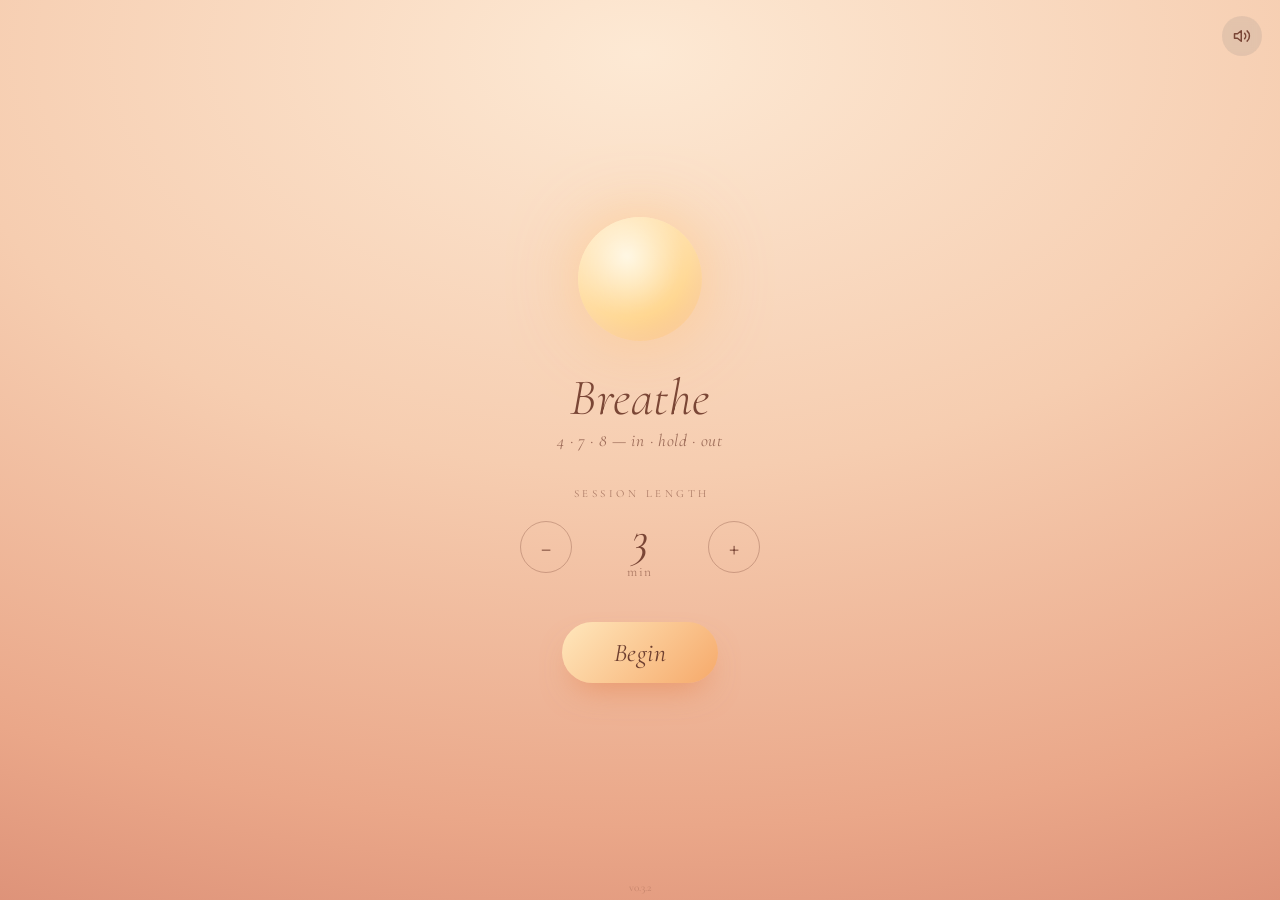
<file: index.html>
<!doctype html>
<html lang="en">
<head>
  <meta charset="utf-8">
  <meta name="viewport" content="width=device-width, initial-scale=1, viewport-fit=cover">
  <meta name="description" content="A calm 4-7-8 breathing guide.">
  <link rel="manifest" href="./manifest.json">
  <meta name="theme-color" id="theme-color-meta" content="#181339">
  <meta name="mobile-web-app-capable" content="yes">
  <meta name="apple-mobile-web-app-capable" content="yes">
  <meta name="apple-mobile-web-app-title" content="Breathe">
  <title>Breathe</title>

  <!-- Pick the colourway by time of day before first paint (no flash of the
       wrong theme): Aubade 06:00–18:00, Celeste in the evening/night. -->
  <script>
    (function () {
      var h = new Date().getHours();
      var night = (h >= 18 || h < 6);
      var cls = night ? 't-celeste' : 't-aubade';
      try { if (localStorage.getItem('breathe.muted') === '1') cls += ' muted'; } catch (e) {}
      document.documentElement.className = cls;
      document.documentElement.dataset.themeColor = night ? '#181339' : '#e89a78';
    })();
  </script>

  <link rel="preconnect" href="https://fonts.googleapis.com">
  <link rel="preconnect" href="https://fonts.gstatic.com" crossorigin>
  <link href="https://fonts.googleapis.com/css2?family=Cormorant+Garamond:ital,wght@0,400;0,500;0,700;1,300;1,400;1,500&display=swap" rel="stylesheet">
  <link rel="stylesheet" href="./styles.css">
</head>
<body>
  <main id="app">

    <!-- ===== Setup ===== -->
    <section id="setup" class="screen">
      <button class="mute" aria-label="Toggle sound">
        <svg class="ico ico-on" viewBox="0 0 24 24" fill="none" stroke="currentColor" stroke-width="2" stroke-linecap="round" stroke-linejoin="round"><path d="M11 5 6 9H2v6h4l5 4z"/><path d="M15.5 8.5a5 5 0 0 1 0 7"/><path d="M18.8 5.2a9 9 0 0 1 0 13.6"/></svg>
        <svg class="ico ico-off" viewBox="0 0 24 24" fill="none" stroke="currentColor" stroke-width="2" stroke-linecap="round" stroke-linejoin="round"><path d="M11 5 6 9H2v6h4l5 4z"/><line x1="23" y1="9" x2="17" y2="15"/><line x1="17" y1="9" x2="23" y2="15"/></svg>
      </button>

      <div class="start-body">
        <div class="start-orb"></div>
        <h1 class="brand">Breathe</h1>
        <p class="brand-sub">4 · 7 · 8 — in · hold · out</p>

        <div class="dur">
          <span class="dur-cap">Session length</span>
          <div class="stepper">
            <button id="dur-down" class="step" aria-label="Less time">&minus;</button>
            <div class="dur-val"><b id="dur-mins">3</b><small>min</small></div>
            <button id="dur-up" class="step" aria-label="More time">+</button>
          </div>
        </div>

        <button id="start-btn" class="start-cta">Begin</button>
      </div>
    </section>

    <!-- ===== Session ===== -->
    <section id="session" class="screen" hidden>
      <button class="mute" aria-label="Toggle sound">
        <svg class="ico ico-on" viewBox="0 0 24 24" fill="none" stroke="currentColor" stroke-width="2" stroke-linecap="round" stroke-linejoin="round"><path d="M11 5 6 9H2v6h4l5 4z"/><path d="M15.5 8.5a5 5 0 0 1 0 7"/><path d="M18.8 5.2a9 9 0 0 1 0 13.6"/></svg>
        <svg class="ico ico-off" viewBox="0 0 24 24" fill="none" stroke="currentColor" stroke-width="2" stroke-linecap="round" stroke-linejoin="round"><path d="M11 5 6 9H2v6h4l5 4z"/><line x1="23" y1="9" x2="17" y2="15"/><line x1="17" y1="9" x2="23" y2="15"/></svg>
      </button>

      <div class="stage">
        <div class="stagewrap">
          <div class="rings" id="rings"></div>
          <div class="decor" id="decor"></div>
          <div class="orb" id="orb"></div>
          <div class="count" id="count"></div>
        </div>
      </div>

      <div class="phase-label" id="phase-label">Breathe in</div>

      <div class="session-foot">
        <span class="time-left" id="time-left">3:00</span>
        <button id="stop-btn" class="ghost-btn">End</button>
      </div>
    </section>

    <!-- ===== Done ===== -->
    <section id="done" class="screen" hidden>
      <div class="start-body">
        <div class="start-orb"></div>
        <h1 class="brand">Nicely done</h1>
        <p class="brand-sub" id="done-sub">You finished your session.</p>
        <button id="again-btn" class="start-cta">Again</button>
      </div>
    </section>

  </main>

  <footer class="app-footer"><span id="version">v0.3.2</span></footer>

  <script src="./app.js"></script>
</body>
</html>
</file>
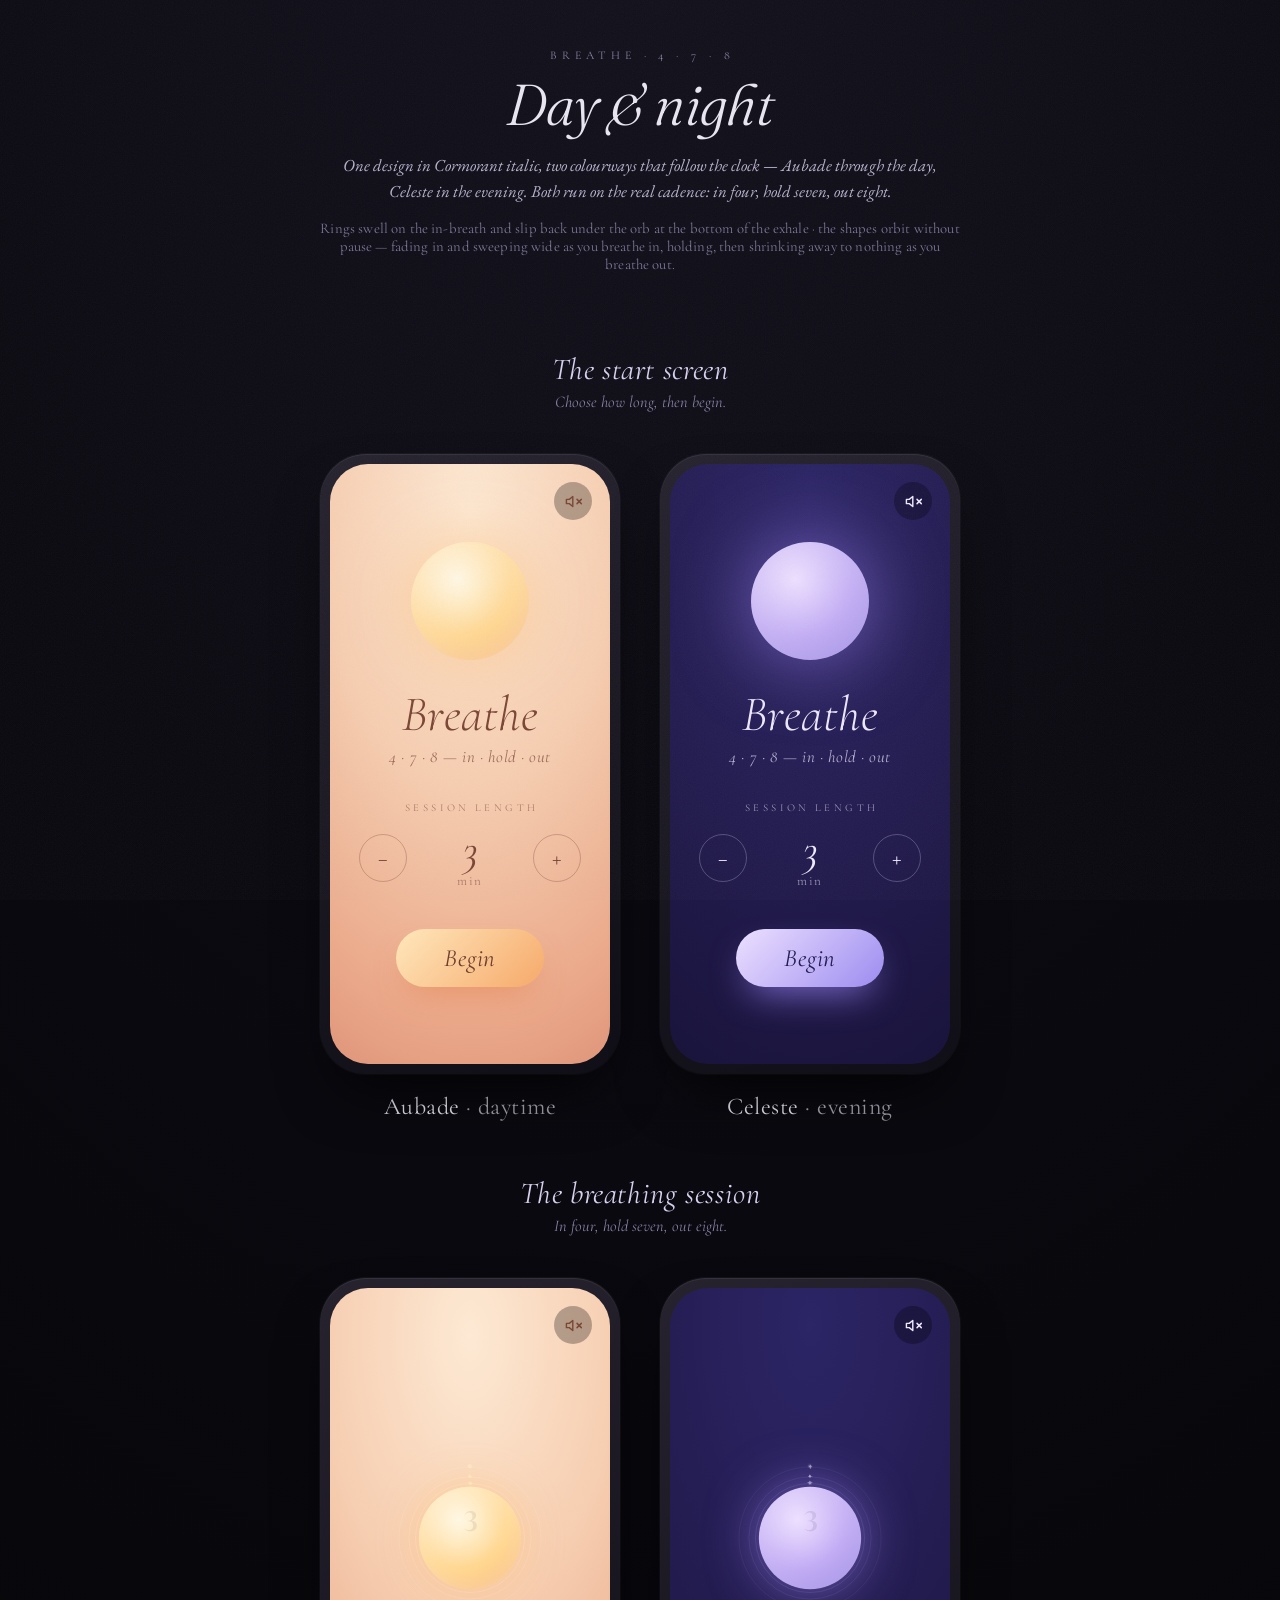
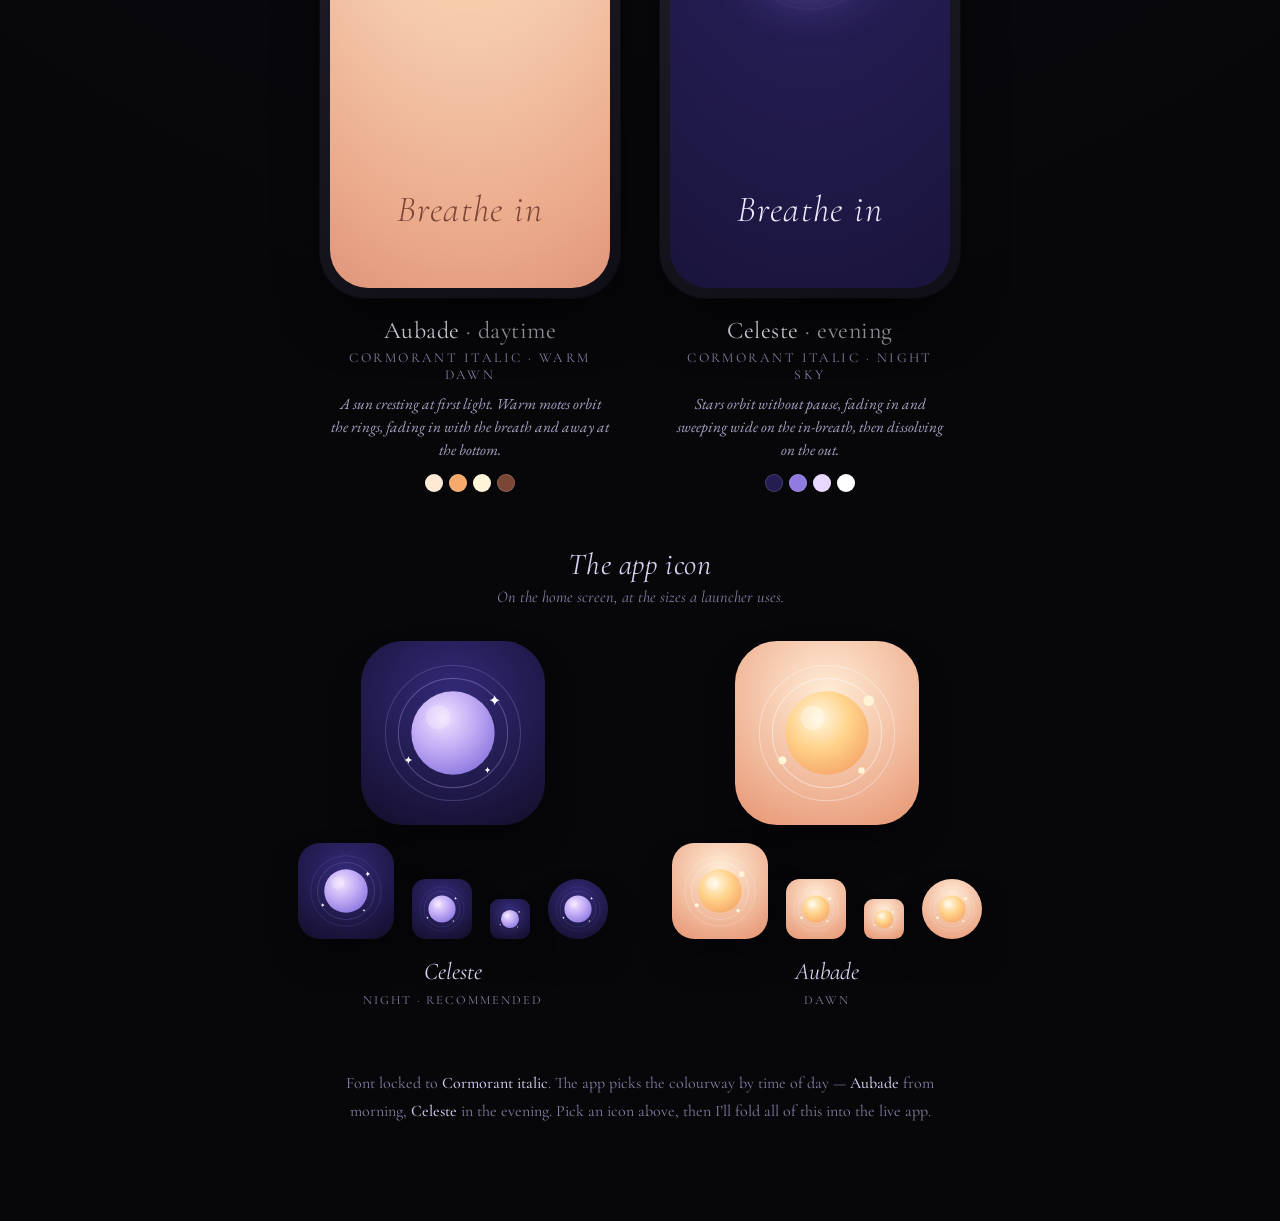
<file: design-prototype.html>
<!doctype html>
<html lang="en">
<head>
<meta charset="utf-8">
<meta name="viewport" content="width=device-width, initial-scale=1">
<title>Breathe — design prototypes</title>
<link rel="preconnect" href="https://fonts.googleapis.com">
<link rel="preconnect" href="https://fonts.gstatic.com" crossorigin>
<link href="https://fonts.googleapis.com/css2?family=Cormorant+Garamond:ital,wght@0,300;0,400;0,500;0,700;1,300;1,400&family=Fraunces:ital,opsz,wght@0,9..144,300;0,9..144,400;1,9..144,300&family=Great+Vibes&family=EB+Garamond:ital@0;1&display=swap" rel="stylesheet">
<style>
/* ============================================================
   Breathe — design prototype gallery
   Three directions for the 4-7-8 breathing visual. All run on the
   real cadence (in 4s · hold 7s · out 8s). Motion model:
     · concentric rings expand from under the orb on the in-breath
       and tuck back under it (fading) at maximum exhale;
     · decorative shapes bloom on the out-breath, then shrink in
       place and vanish at the bottom of the breath.
   ============================================================ */
:root{
  /* shared breath state, written by JS every frame */
  --breath: 0;   /* 0 = fully exhaled (orb small), 1 = fully inhaled (orb large) */
  --orb-scale: calc(.52 + var(--breath) * .48); /* orb diameter factor */
  /* countdown numeral — breathes with the orb (see .count) */
  --count-rise: 0.33; --count-drop: 0.00;
  --count-squashX: 0.10; --count-squashY: 0.10;
  --count-size-in: 2.0; --count-size-out: 3.5;
}
*{box-sizing:border-box;margin:0;padding:0}
html,body{min-height:100%}
body{
  background:
    radial-gradient(120% 80% at 50% -10%, #15131f 0%, #0b0a11 55%, #070609 100%);
  color:#e9e6f2;
  font-family:"EB Garamond",Georgia,serif;
  -webkit-font-smoothing:antialiased;
  padding:48px 24px 96px;
  display:flex;
  flex-direction:column;
  align-items:center;
  gap:8px;
}
/* faint grain for atmosphere */
body::before{
  content:"";position:fixed;inset:0;pointer-events:none;z-index:50;opacity:.04;
  background-image:url("data:image/svg+xml;utf8,<svg xmlns='http://www.w3.org/2000/svg' width='120' height='120'><filter id='n'><feTurbulence type='fractalNoise' baseFrequency='0.9' numOctaves='2'/></filter><rect width='100%25' height='100%25' filter='url(%23n)'/></svg>");
}
.page-head{text-align:center;max-width:640px;margin-bottom:24px}
.page-head .eyebrow{
  font-family:"Cormorant Garamond",serif;
  text-transform:uppercase;letter-spacing:.42em;font-size:.74rem;
  color:#8a83a8;margin-bottom:14px;padding-left:.42em;
}
.page-head h1{
  font-family:"Fraunces",serif;font-weight:300;font-size:clamp(2.4rem,6vw,3.6rem);
  font-style:italic;letter-spacing:-.01em;line-height:1;margin-bottom:18px;
}
.page-head p{
  font-size:1.05rem;line-height:1.6;color:#b9b3cf;font-style:italic;
}
.page-head .note{
  margin-top:14px;font-style:normal;font-size:.92rem;color:#7d7798;
  font-family:"Cormorant Garamond",serif;letter-spacing:.01em;
}

.gallery{
  display:flex;flex-wrap:wrap;gap:40px;justify-content:center;
  align-items:flex-start;margin-top:16px;max-width:1100px;
}
figure{display:flex;flex-direction:column;align-items:center;gap:18px;width:300px}

/* ---- device frame ---- */
.device{
  position:relative;width:300px;height:620px;border-radius:46px;
  padding:10px;background:linear-gradient(160deg,#26232f,#100e16);
  box-shadow:0 30px 60px -20px rgba(0,0,0,.8),
             inset 0 1px 1px rgba(255,255,255,.08),
             0 0 0 1px rgba(255,255,255,.04);
}
.screen{
  position:relative;width:100%;height:100%;border-radius:38px;overflow:hidden;
  background:var(--bg);display:flex;flex-direction:column;
  align-items:center;justify-content:center;
  transition:background 800ms ease;
}

/* mute pill (decorative, matches the reference) */
.mute{
  position:absolute;top:18px;right:18px;z-index:6;
  width:38px;height:38px;border-radius:50%;border:none;cursor:default;
  background:rgba(0,0,0,.28);color:var(--ui);
  display:grid;place-items:center;backdrop-filter:blur(4px);
}
.mute svg{width:17px;height:17px}

/* ---- breathing stage ---- */
.stage{
  position:relative;flex:1;width:100%;
  display:grid;place-items:center;
}
.stagewrap{position:relative;width:170px;height:170px;display:grid;place-items:center}

.rings{position:absolute;inset:0;display:grid;place-items:center}
.ring{
  position:absolute;width:150px;height:150px;border-radius:50%;
  border:1.5px solid var(--ring);
  /* Radius tracks the orb's own scale (--orb-scale) so the rings expand on the
     in-breath and shrink WITH the orb on the out-breath, slipping back under it
     at maximum exhale. The extra (1 + breath*k) pushes them beyond the orb when
     the breath is full. */
  transform:scale(calc(var(--orb-scale) * (1 + var(--breath) * var(--k))));
  /* stay visible while shrinking; fade only right as they reach the orb */
  opacity:calc(min(1, var(--breath) * 1.4) * var(--of));
}

/* Decorative shapes injected by JS. The ORBIT never stops (continuous CSS spin),
   so motion always picks up where it left off. Each shape rides on one of the
   rings — sitting at that ring's current radius, sweeping outward on the
   in-breath and gathering in on the exhale — while its scale + opacity track the
   breath: fading in and growing as you breathe in, full through the hold, then
   shrinking away to nothing at the bottom of the exhale. */
.decor{position:absolute;inset:0;pointer-events:none}
.orbit{
  position:absolute;inset:0;display:grid;place-items:center;
  animation:orbit var(--dur,26s) linear infinite;
  animation-direction:var(--dir,normal);
  will-change:transform;
}
@keyframes orbit{to{transform:rotate(360deg)}}
.shape{
  /* radius mirrors .ring: base 75px * orb scale * this ring's expansion */
  --R:calc(75px * var(--orb-scale) * (1 + var(--breath) * var(--ring-k)));
  width:var(--size);height:var(--size);color:var(--star-color);
  transform:translateY(calc(-1 * var(--R))) scale(calc(var(--breath) * var(--s)));
  opacity:calc(var(--breath) * var(--so,1));
  will-change:transform,opacity;
}
.shape svg{display:block;width:100%;height:100%}
@keyframes twinkle{to{rotate:360deg}}
.shape.spin svg{animation:twinkle var(--twdur,16s) linear infinite}

/* the orb */
.orb{
  position:relative;width:150px;height:150px;border-radius:50%;
  background:var(--orb);
  transform:scale(var(--orb-scale));
  box-shadow:var(--orb-shadow);
}
.orb::after{ /* soft inner sheen */
  content:"";position:absolute;inset:0;border-radius:50%;
  background:radial-gradient(circle at 36% 30%,rgba(255,255,255,.45),transparent 52%);
  opacity:var(--sheen,.5);
}

/* Subtle per-phase countdown, centred over the orb, breathing WITH it:
   upright Cormorant 700 (stable lining figures); the glyph grows on the exhale
   and shrinks on the inhale, floats up through the inhale + hold, and squashes
   shorter-and-wider at the top like it's riding an inflating balloon. */
.count{
  position:absolute;inset:0;display:grid;place-items:center;pointer-events:none;
  font-family:"Cormorant Garamond",serif;font-weight:700;font-style:normal;
  color:var(--orb-ink);opacity:.10;line-height:1;
  font-variant-numeric:lining-nums tabular-nums;
  font-size:calc((var(--count-size-out) * (1 - var(--breath)) + var(--count-size-in) * var(--breath)) * 1rem);
  transform:
    translateY(calc((var(--count-drop) * (1 - var(--breath)) - var(--count-rise) * var(--breath)) * 150px))
    scale(var(--orb-scale))
    scaleX(calc(1 + var(--breath) * var(--count-squashX)))
    scaleY(calc(1 - var(--breath) * var(--count-squashY)));
}

/* phase label */
.label{
  position:relative;z-index:4;padding:0 0 56px;text-align:center;
  font-family:var(--font);font-size:var(--label-size,2rem);
  font-weight:var(--label-weight,400);font-style:var(--label-style,normal);
  letter-spacing:var(--label-spacing,.02em);color:var(--ui);
  transition:opacity 500ms ease;
}

figcaption{text-align:center;width:280px}
figcaption .cname{
  font-family:"Cormorant Garamond",serif;font-size:1.5rem;letter-spacing:.02em;
}
figcaption .cmeta{
  font-family:"Cormorant Garamond",serif;font-size:.85rem;color:#8a83a8;
  text-transform:uppercase;letter-spacing:.18em;margin-top:4px;
}
figcaption .cdesc{font-size:.96rem;color:#aaa3c4;margin-top:10px;line-height:1.5;font-style:italic}
.swatches{display:flex;gap:6px;justify-content:center;margin-top:12px}
.swatches i{width:18px;height:18px;border-radius:50%;box-shadow:inset 0 0 0 1px rgba(255,255,255,.15)}

/* =================== THEME A — Aubade (warm dawn) =================== */
.t-aubade{
  --bg:radial-gradient(130% 110% at 50% 8%,#fde9d4 0%,#f6cdb0 42%,#eaa789 78%,#d98b73 100%);
  --orb:radial-gradient(circle at 40% 32%,#fff4d8 0%,#ffd58c 55%,#f6a96a 100%);
  --orb-shadow:0 0 70px -6px rgba(255,193,120,.75), inset 0 0 40px rgba(255,255,255,.4);
  --ring:rgba(255,255,255,.55);
  --star-color:#fff2cf;
  --ui:#7a4636;
  --orb-ink:#6e3f30;
  --hair:rgba(122,70,54,.32);
  --btn:linear-gradient(135deg,#ffe7bc,#f6a96a);
  --btn-ink:#6e3f30;
  --btn-glow:0 16px 32px -12px rgba(231,140,90,.8);
  --font:"Cormorant Garamond",serif;
  --label-style:italic;--label-weight:300;--label-size:2.3rem;--label-spacing:.04em;
  --sheen:.7;
}
/* =================== THEME C — Celeste (night & stars) =================== */
.t-celeste{
  --bg:radial-gradient(125% 110% at 50% 6%,#2c2566 0%,#241d52 46%,#181339 100%);
  --orb:radial-gradient(circle at 38% 32%,#e8d7ff 0%,#c3adf5 50%,#8f7be0 100%);
  --orb-shadow:0 0 80px -4px rgba(168,140,255,.7), inset 0 0 46px rgba(255,255,255,.25);
  --ring:rgba(190,175,255,.4);
  --star-color:#fff;
  --ui:#efe9ff;
  --orb-ink:#2b2358;
  --hair:rgba(220,210,255,.28);
  --btn:linear-gradient(135deg,#ece0ff,#9d8cf0);
  --btn-ink:#241d52;
  --btn-glow:0 16px 36px -12px rgba(150,128,240,.85);
  --font:"Cormorant Garamond",serif;
  --label-style:italic;--label-weight:300;--label-size:2.3rem;--label-spacing:.04em;
  --sheen:.5;
}

/* ---------------- Start screen ---------------- */
.screen.start{justify-content:center}
.start-body{
  height:100%;width:100%;padding:0 28px;
  display:flex;flex-direction:column;align-items:center;justify-content:center;
  text-align:center;color:var(--ui);
}
.start-orb{
  position:relative;width:118px;height:118px;border-radius:50%;
  background:var(--orb);box-shadow:var(--orb-shadow);margin-bottom:30px;
  animation:idle 8s ease-in-out infinite;
}
.start-orb::after{
  content:"";position:absolute;inset:0;border-radius:50%;
  background:radial-gradient(circle at 36% 30%,rgba(255,255,255,.45),transparent 52%);
  opacity:var(--sheen,.5);
}
@keyframes idle{0%,100%{transform:scale(.9)}50%{transform:scale(1.06)}}
.brand{
  font-family:var(--font);font-style:italic;font-weight:300;
  font-size:3.1rem;line-height:1;letter-spacing:.01em;
}
.brand-sub{
  font-family:var(--font);font-style:italic;font-size:1.05rem;
  opacity:.72;margin-top:6px;letter-spacing:.04em;
}
.dur{margin-top:34px;display:flex;flex-direction:column;align-items:center;gap:14px}
.dur-cap{
  font-family:var(--font);text-transform:uppercase;
  letter-spacing:.32em;font-size:.66rem;opacity:.6;padding-left:.32em;
}
.stepper{display:flex;align-items:center;gap:24px}
.step{
  width:48px;height:48px;border-radius:50%;border:1px solid var(--hair);
  background:transparent;color:var(--ui);font-size:1.5rem;line-height:1;
  display:grid;place-items:center;cursor:pointer;
  font-family:var(--font);transition:background 160ms ease,transform 120ms ease;
}
.step:active{transform:scale(.92);background:rgba(127,127,127,.12)}
.dur-val{min-width:78px;display:flex;flex-direction:column;align-items:center}
.dur-val b{font-family:var(--font);font-style:italic;font-weight:400;font-size:2.7rem;line-height:1}
.dur-val small{font-family:var(--font);font-size:.82rem;opacity:.6;letter-spacing:.12em;margin-top:2px}
.start-cta{
  margin-top:40px;padding:14px 48px;border:none;border-radius:999px;
  background:var(--btn);color:var(--btn-ink);box-shadow:var(--btn-glow);
  font-family:var(--font);font-style:italic;font-size:1.55rem;letter-spacing:.02em;
  cursor:pointer;transition:transform 160ms ease;
}
.start-cta:active{transform:scale(.96)}

/* ---------------- App icon ---------------- */
.icons-row{display:flex;gap:64px;justify-content:center;flex-wrap:wrap;margin-top:8px}
.icon-card{display:flex;flex-direction:column;align-items:center;gap:18px}
.iconmask{
  border-radius:23%;overflow:hidden;background:#000;
  box-shadow:0 20px 44px -16px rgba(0,0,0,.75),inset 0 0 0 1px rgba(255,255,255,.06);
}
.iconmask svg{display:block;width:100%;height:100%}
.iconmask.big{width:184px;height:184px}
.iconmask.s1{width:96px;height:96px}
.iconmask.s2{width:60px;height:60px}
.iconmask.s3{width:40px;height:40px}
.iconmask.round{border-radius:50%}
.sizes{display:flex;gap:18px;align-items:flex-end}
.icon-name{font-family:"Cormorant Garamond",serif;font-style:italic;font-size:1.5rem;color:#d7d0ef}
.icon-meta{
  font-family:"Cormorant Garamond",serif;font-size:.78rem;color:#857fa3;
  text-transform:uppercase;letter-spacing:.16em;margin-top:-12px;
}

/* ---------------- Section headings ---------------- */
.sect{width:100%;display:flex;flex-direction:column;align-items:center}
.section-title{
  font-family:"Cormorant Garamond",serif;font-style:italic;
  font-size:1.9rem;color:#d7d0ef;margin:46px 0 4px;letter-spacing:.02em;
}
.section-sub{
  font-family:"Cormorant Garamond",serif;color:#857fa3;
  font-size:1.02rem;margin-bottom:26px;font-style:italic;
}

footer.legend{
  margin-top:54px;max-width:620px;text-align:center;color:#857fa3;
  font-family:"Cormorant Garamond",serif;font-size:1rem;line-height:1.7;
}
footer.legend b{color:#cfc8ea;font-weight:500}
</style>
</head>
<body>

  <!-- App-icon artwork, reused at several sizes via <use> -->
  <svg width="0" height="0" aria-hidden="true" style="position:absolute">
    <defs>
      <radialGradient id="g-cel-bg" cx="50%" cy="30%" r="80%">
        <stop offset="0%" stop-color="#332a78"/><stop offset="100%" stop-color="#15102f"/>
      </radialGradient>
      <radialGradient id="g-cel-orb" cx="38%" cy="32%" r="72%">
        <stop offset="0%" stop-color="#f0e3ff"/><stop offset="52%" stop-color="#c3adf5"/><stop offset="100%" stop-color="#8f7be0"/>
      </radialGradient>
      <radialGradient id="g-aub-bg" cx="50%" cy="28%" r="82%">
        <stop offset="0%" stop-color="#ffecd6"/><stop offset="100%" stop-color="#e89a78"/>
      </radialGradient>
      <radialGradient id="g-aub-orb" cx="40%" cy="32%" r="72%">
        <stop offset="0%" stop-color="#fff7e2"/><stop offset="52%" stop-color="#ffd28a"/><stop offset="100%" stop-color="#f6a96a"/>
      </radialGradient>

      <!-- Celeste: night orb, two rings, three stars -->
      <symbol id="icon-celeste" viewBox="0 0 512 512">
        <rect width="512" height="512" fill="url(#g-cel-bg)"/>
        <circle cx="256" cy="256" r="188" fill="none" stroke="#c4b6ff" stroke-opacity=".20" stroke-width="3"/>
        <circle cx="256" cy="256" r="152" fill="none" stroke="#c4b6ff" stroke-opacity=".30" stroke-width="3"/>
        <circle cx="256" cy="256" r="116" fill="url(#g-cel-orb)"/>
        <circle cx="214" cy="212" r="34" fill="#ffffff" opacity=".22"/>
        <g fill="#ffffff">
          <g transform="translate(372 166) scale(1.3) translate(-12 -12)"><path d="M12 0c.9 6.4 4.7 10.2 11.1 11.1C16.7 12 12.9 15.8 12 22.2 11.1 15.8 7.3 12 .9 11.1 7.3 10.2 11.1 6.4 12 0z"/></g>
          <g transform="translate(132 332) scale(1.0) translate(-12 -12)"><path d="M12 0c.9 6.4 4.7 10.2 11.1 11.1C16.7 12 12.9 15.8 12 22.2 11.1 15.8 7.3 12 .9 11.1 7.3 10.2 11.1 6.4 12 0z"/></g>
          <g transform="translate(352 360) scale(0.82) translate(-12 -12)"><path d="M12 0c.9 6.4 4.7 10.2 11.1 11.1C16.7 12 12.9 15.8 12 22.2 11.1 15.8 7.3 12 .9 11.1 7.3 10.2 11.1 6.4 12 0z"/></g>
        </g>
      </symbol>

      <!-- Aubade: dawn sun, two rings, three motes -->
      <symbol id="icon-aubade" viewBox="0 0 512 512">
        <rect width="512" height="512" fill="url(#g-aub-bg)"/>
        <circle cx="256" cy="256" r="188" fill="none" stroke="#ffffff" stroke-opacity=".34" stroke-width="3"/>
        <circle cx="256" cy="256" r="152" fill="none" stroke="#ffffff" stroke-opacity=".46" stroke-width="3"/>
        <circle cx="256" cy="256" r="116" fill="url(#g-aub-orb)"/>
        <circle cx="216" cy="214" r="34" fill="#ffffff" opacity=".30"/>
        <g fill="#fff4d6">
          <circle cx="372" cy="166" r="15"/>
          <circle cx="132" cy="332" r="11"/>
          <circle cx="352" cy="360" r="9"/>
        </g>
      </symbol>
    </defs>
  </svg>

  <header class="page-head">
    <div class="eyebrow">Breathe · 4 · 7 · 8</div>
    <h1>Day &amp; night</h1>
    <p>One design in Cormorant italic, two colourways that follow the clock — <em>Aubade</em> through the day, <em>Celeste</em> in the evening. Both run on the real cadence: in four, hold seven, out eight.</p>
    <div class="note">Rings swell on the in-breath and slip back under the orb at the bottom of the exhale · the shapes orbit without pause — fading in and sweeping wide as you breathe in, holding, then shrinking away to nothing as you breathe out.</div>
  </header>

  <!-- ===== Start screen ===== -->
  <section class="sect">
    <div class="section-title">The start screen</div>
    <div class="section-sub">Choose how long, then begin.</div>
    <div class="gallery">

      <!-- Aubade · start -->
      <figure>
        <div class="device t-aubade">
          <div class="screen start">
            <button class="mute" aria-hidden="true" tabindex="-1">
              <svg viewBox="0 0 24 24" fill="none" stroke="currentColor" stroke-width="2" stroke-linecap="round" stroke-linejoin="round"><path d="M11 5 6 9H2v6h4l5 4z"/><line x1="23" y1="9" x2="17" y2="15"/><line x1="17" y1="9" x2="23" y2="15"/></svg>
            </button>
            <div class="start-body">
              <div class="start-orb"></div>
              <h2 class="brand">Breathe</h2>
              <p class="brand-sub">4 · 7 · 8 — in · hold · out</p>
              <div class="dur">
                <span class="dur-cap">Session length</span>
                <div class="stepper">
                  <button class="step" data-step="-1" aria-label="Less time">&minus;</button>
                  <div class="dur-val"><b class="mins">3</b><small>min</small></div>
                  <button class="step" data-step="1" aria-label="More time">+</button>
                </div>
              </div>
              <button class="start-cta">Begin</button>
            </div>
          </div>
        </div>
        <figcaption><div class="cname">Aubade <span style="opacity:.6">· daytime</span></div></figcaption>
      </figure>

      <!-- Celeste · start -->
      <figure>
        <div class="device t-celeste">
          <div class="screen start">
            <button class="mute" aria-hidden="true" tabindex="-1">
              <svg viewBox="0 0 24 24" fill="none" stroke="currentColor" stroke-width="2" stroke-linecap="round" stroke-linejoin="round"><path d="M11 5 6 9H2v6h4l5 4z"/><line x1="23" y1="9" x2="17" y2="15"/><line x1="17" y1="9" x2="23" y2="15"/></svg>
            </button>
            <div class="start-body">
              <div class="start-orb"></div>
              <h2 class="brand">Breathe</h2>
              <p class="brand-sub">4 · 7 · 8 — in · hold · out</p>
              <div class="dur">
                <span class="dur-cap">Session length</span>
                <div class="stepper">
                  <button class="step" data-step="-1" aria-label="Less time">&minus;</button>
                  <div class="dur-val"><b class="mins">3</b><small>min</small></div>
                  <button class="step" data-step="1" aria-label="More time">+</button>
                </div>
              </div>
              <button class="start-cta">Begin</button>
            </div>
          </div>
        </div>
        <figcaption><div class="cname">Celeste <span style="opacity:.6">· evening</span></div></figcaption>
      </figure>

    </div>
  </section>

  <!-- ===== Breathing session ===== -->
  <section class="sect">
    <div class="section-title">The breathing session</div>
    <div class="section-sub">In four, hold seven, out eight.</div>
    <div class="gallery">

    <!-- A · Aubade -->
    <figure>
      <div class="device t-aubade">
        <div class="screen">
          <button class="mute" aria-hidden="true" tabindex="-1">
            <svg viewBox="0 0 24 24" fill="none" stroke="currentColor" stroke-width="2" stroke-linecap="round" stroke-linejoin="round"><path d="M11 5 6 9H2v6h4l5 4z"/><line x1="23" y1="9" x2="17" y2="15"/><line x1="17" y1="9" x2="23" y2="15"/></svg>
          </button>
          <div class="stage" data-shape="mote">
            <div class="stagewrap">
              <div class="rings"></div>
              <div class="decor"></div>
              <div class="orb"></div>
              <div class="count"></div>
            </div>
          </div>
          <div class="label">Breathe in</div>
        </div>
      </div>
      <figcaption>
        <div class="cname">Aubade <span style="opacity:.6">· daytime</span></div>
        <div class="cmeta">Cormorant italic · warm dawn</div>
        <div class="cdesc">A sun cresting at first light. Warm motes orbit the rings, fading in with the breath and away at the bottom.</div>
        <div class="swatches"><i style="background:#fde9d4"></i><i style="background:#f6a96a"></i><i style="background:#fff4d8"></i><i style="background:#7a4636"></i></div>
      </figcaption>
    </figure>

    <!-- C · Celeste -->
    <figure>
      <div class="device t-celeste">
        <div class="screen">
          <button class="mute" aria-hidden="true" tabindex="-1">
            <svg viewBox="0 0 24 24" fill="none" stroke="currentColor" stroke-width="2" stroke-linecap="round" stroke-linejoin="round"><path d="M11 5 6 9H2v6h4l5 4z"/><line x1="23" y1="9" x2="17" y2="15"/><line x1="17" y1="9" x2="23" y2="15"/></svg>
          </button>
          <div class="stage" data-shape="star">
            <div class="stagewrap">
              <div class="rings"></div>
              <div class="decor"></div>
              <div class="orb"></div>
              <div class="count"></div>
            </div>
          </div>
          <div class="label">Breathe in</div>
        </div>
      </div>
      <figcaption>
        <div class="cname">Celeste <span style="opacity:.6">· evening</span></div>
        <div class="cmeta">Cormorant italic · night sky</div>
        <div class="cdesc">Stars orbit without pause, fading in and sweeping wide on the in-breath, then dissolving on the out.</div>
        <div class="swatches"><i style="background:#241d52"></i><i style="background:#8f7be0"></i><i style="background:#e8d7ff"></i><i style="background:#ffffff"></i></div>
      </figcaption>
    </figure>

    </div>
  </section>

  <!-- ===== App icon ===== -->
  <section class="sect">
    <div class="section-title">The app icon</div>
    <div class="section-sub">On the home screen, at the sizes a launcher uses.</div>
    <div class="icons-row">

      <div class="icon-card">
        <div class="iconmask big"><svg viewBox="0 0 512 512"><use href="#icon-celeste"/></svg></div>
        <div class="sizes">
          <div class="iconmask s1"><svg viewBox="0 0 512 512"><use href="#icon-celeste"/></svg></div>
          <div class="iconmask s2"><svg viewBox="0 0 512 512"><use href="#icon-celeste"/></svg></div>
          <div class="iconmask s3"><svg viewBox="0 0 512 512"><use href="#icon-celeste"/></svg></div>
          <div class="iconmask s2 round"><svg viewBox="0 0 512 512"><use href="#icon-celeste"/></svg></div>
        </div>
        <div class="icon-name">Celeste</div>
        <div class="icon-meta">night · recommended</div>
      </div>

      <div class="icon-card">
        <div class="iconmask big"><svg viewBox="0 0 512 512"><use href="#icon-aubade"/></svg></div>
        <div class="sizes">
          <div class="iconmask s1"><svg viewBox="0 0 512 512"><use href="#icon-aubade"/></svg></div>
          <div class="iconmask s2"><svg viewBox="0 0 512 512"><use href="#icon-aubade"/></svg></div>
          <div class="iconmask s3"><svg viewBox="0 0 512 512"><use href="#icon-aubade"/></svg></div>
          <div class="iconmask s2 round"><svg viewBox="0 0 512 512"><use href="#icon-aubade"/></svg></div>
        </div>
        <div class="icon-name">Aubade</div>
        <div class="icon-meta">dawn</div>
      </div>

    </div>
  </section>

  <footer class="legend">
    Font locked to <b>Cormorant italic</b>. The app picks the colourway by time
    of day — <b>Aubade</b> from morning, <b>Celeste</b> in the evening. Pick an
    icon above, then I’ll fold all of this into the live app.
  </footer>

<script>
/* ---- shared 4-7-8 breath clock ---- */
const PHASES = [
  { name:'Breathe in',  secs:4, type:'in'   },
  { name:'Hold',        secs:7, type:'hold' },
  { name:'Breathe out', secs:8, type:'out'  },
];
const CYCLE = PHASES.reduce((t,p)=>t+p.secs,0);
const root = document.documentElement;
const labels = [...document.querySelectorAll('.label')];
const counts = [...document.querySelectorAll('.count')];

const easeInOutSine = x => -(Math.cos(Math.PI*x)-1)/2;

function frame(now){
  const t = (now/1000) % CYCLE;
  // locate current phase
  let acc=0, phase=PHASES[0], local=0;
  for(const p of PHASES){ if(t < acc+p.secs){ phase=p; local=(t-acc)/p.secs; break; } acc+=p.secs; }

  let breath;
  if(phase.type==='in')        breath = easeInOutSine(local);
  else if(phase.type==='hold') breath = 1;
  else                         breath = easeInOutSine(1-local);

  root.style.setProperty('--breath', breath.toFixed(4));

  // subtle per-phase countdown (seconds remaining in this phase)
  const count = Math.max(1, Math.ceil(phase.secs * (1 - local)));
  for(const el of counts){ const s=String(count); if(el.textContent!==s) el.textContent=s; }

  for(const el of labels){
    if(el.textContent!==phase.name){ el.textContent=phase.name; }
  }
  requestAnimationFrame(frame);
}

/* ---- build rings + decorative shapes per stage ---- */
// k = how far the ring expands beyond the orb at full inhale; of = peak opacity.
// Spread kept modest so the outermost ring (and the shapes riding it) stay
// within the frame as they orbit.
const RING_SPEC = [ {k:.22, of:.92}, {k:.6, of:.64}, {k:1.18, of:.4} ];

const SHAPE_SVG = {
  star:  '<svg viewBox="0 0 24 24" fill="currentColor"><path d="M12 0c.9 6.4 4.7 10.2 11.1 11.1C16.7 12 12.9 15.8 12 22.2 11.1 15.8 7.3 12 .9 11.1 7.3 10.2 11.1 6.4 12 0z"/></svg>',
  mote:  '<svg viewBox="0 0 24 24" fill="currentColor"><circle cx="12" cy="12" r="7"/></svg>',
  petal: '<svg viewBox="0 0 24 24" fill="currentColor"><g><circle cx="12" cy="5.5" r="4.4"/><circle cx="18.5" cy="14" r="4.4"/><circle cx="5.5" cy="14" r="4.4"/><circle cx="9" cy="20" r="4.4"/><circle cx="15" cy="20" r="4.4"/><circle cx="12" cy="13" r="3" fill="rgba(255,255,255,.55)"/></g></svg>',
};

document.querySelectorAll('.stage').forEach(stage=>{
  const rings = stage.querySelector('.rings');
  RING_SPEC.forEach(s=>{
    const r=document.createElement('span');
    r.className='ring';
    r.style.setProperty('--k', s.k);
    r.style.setProperty('--of', s.of);
    rings.appendChild(r);
  });

  const decor = stage.querySelector('.decor');
  const type = stage.dataset.shape;
  const N = 9;
  for(let i=0;i<N;i++){
    // spread the shapes evenly across all three rings
    const ringK = RING_SPEC[i % RING_SPEC.length].k;
    const size = (type==='petal'? 16:12) + Math.random()*10;

    const orbit = document.createElement('div');
    orbit.className='orbit';
    orbit.style.setProperty('--dur', (20 + Math.random()*22).toFixed(1)+'s');
    orbit.style.setProperty('--dir', Math.random()<0.5 ? 'normal' : 'reverse');
    orbit.style.animationDelay = '-' + (Math.random()*40).toFixed(1) + 's'; // random start angle

    const sp = document.createElement('span');
    sp.className = 'shape' + (type==='star' ? ' spin' : '');
    sp.style.setProperty('--ring-k', ringK);
    sp.style.setProperty('--size', size+'px');
    sp.style.setProperty('--s', (0.7+Math.random()*0.6).toFixed(2));
    sp.style.setProperty('--so', (0.7+Math.random()*0.3).toFixed(2));
    sp.style.setProperty('--twdur', (12+Math.random()*10).toFixed(1)+'s');
    sp.innerHTML = SHAPE_SVG[type];

    orbit.appendChild(sp);
    decor.appendChild(orbit);
  }
});

requestAnimationFrame(frame);

/* start-screen steppers (mock interactivity, 1–15 min) */
document.querySelectorAll('.stepper').forEach(st=>{
  const out = st.querySelector('.mins');
  st.querySelectorAll('.step').forEach(btn=>{
    btn.addEventListener('click',()=>{
      const v = Math.max(1, Math.min(15,
        parseInt(out.textContent,10) + parseInt(btn.dataset.step,10)));
      out.textContent = v;
    });
  });
});
</script>
</body>
</html>
</file>
<file: styles.css>
/* ============================================================
   Breathe — 4-7-8 breathing guide
   Cormorant italic · two time-of-day colourways (Aubade / Celeste).
   Motion is driven by --breath (0 exhaled .. 1 inhaled), set per frame by
   app.js; the orbiting shapes spin via a continuous CSS animation.
   ============================================================ */
:root{
  --breath: 0;                                   /* set every frame in a session */
  --orb-scale: calc(.52 + var(--breath) * .48);  /* orb diameter factor */
  --orb-d: min(64vw, 300px);                      /* orb diameter at full inhale */
  --font: "Cormorant Garamond", Georgia, serif;
  --tap-min: 44px;

  /* countdown numeral — breathes with the orb (see .count) */
  --count-rise: 0.33;     /* floats up by this × orb-d at full inhale */
  --count-drop: 0.00;     /* sits this × orb-d below centre at full exhale */
  --count-squashX: 0.10;  /* widens at full inhale (balloon top) */
  --count-squashY: 0.10;  /* flattens at full inhale */
  --count-size-in: 2.0;   /* glyph size (rem) at full inhale */
  --count-size-out: 3.5;  /* glyph size (rem) at full exhale */
}

/* ---------------- Colourways (class on <html>) ---------------- */
.t-aubade{
  --bg: radial-gradient(130% 110% at 50% 6%, #fde9d4 0%, #f6cdb0 42%, #eaa789 78%, #d98b73 100%);
  --orb: radial-gradient(circle at 40% 32%, #fff4d8 0%, #ffd58c 55%, #f6a96a 100%);
  --orb-shadow: 0 0 70px -6px rgba(255,193,120,.75), inset 0 0 40px rgba(255,255,255,.4);
  --ring: rgba(255,255,255,.55);
  --star-color: #fff2cf;
  --ui: #7a4636;
  --orb-ink: #6e3f30;
  --hair: rgba(122,70,54,.32);
  --btn: linear-gradient(135deg, #ffe7bc, #f6a96a);
  --btn-ink: #6e3f30;
  --btn-glow: 0 16px 32px -12px rgba(231,140,90,.8);
  --sheen: .7;
}
.t-celeste{
  --bg: radial-gradient(125% 110% at 50% 4%, #2c2566 0%, #241d52 46%, #181339 100%);
  --orb: radial-gradient(circle at 38% 32%, #e8d7ff 0%, #c3adf5 50%, #8f7be0 100%);
  --orb-shadow: 0 0 80px -4px rgba(168,140,255,.7), inset 0 0 46px rgba(255,255,255,.25);
  --ring: rgba(190,175,255,.4);
  --star-color: #fff;
  --ui: #efe9ff;
  --orb-ink: #2b2358;
  --hair: rgba(220,210,255,.28);
  --btn: linear-gradient(135deg, #ece0ff, #9d8cf0);
  --btn-ink: #241d52;
  --btn-glow: 0 16px 36px -12px rgba(150,128,240,.85);
  --sheen: .5;
}

*{ box-sizing:border-box; margin:0; padding:0; }
html,body{ height:100%; }
body{
  font-family:var(--font);
  color:var(--ui);
  background:var(--bg);
  background-attachment:fixed;
  -webkit-font-smoothing:antialiased;
  text-rendering:optimizeLegibility;
  overflow:hidden;
  transition:color 600ms ease;
}

#app{ position:fixed; inset:0; display:flex; flex-direction:column; }

/* ---------------- Screens ---------------- */
.screen{
  position:relative;
  flex:1;
  display:flex;
  flex-direction:column;
  align-items:center;
  justify-content:center;
  padding: max(20px, env(safe-area-inset-top)) 22px max(20px, env(safe-area-inset-bottom));
  text-align:center;
}
.screen[hidden]{ display:none; }

/* ---------------- Mute button ---------------- */
.mute{
  position:absolute; top:max(16px, env(safe-area-inset-top)); right:18px; z-index:6;
  width:40px; height:40px; border-radius:50%; border:none; cursor:pointer;
  background:rgba(127,127,127,.16); color:var(--ui);
  display:grid; place-items:center; -webkit-backdrop-filter:blur(4px); backdrop-filter:blur(4px);
}
.mute .ico{ width:18px; height:18px; }
.mute .ico-off{ display:none; }
html.muted .mute .ico-on{ display:none; }
html.muted .mute .ico-off{ display:block; }

/* ============================================================
   Start / Done screens
   ============================================================ */
.start-body{
  width:100%; max-width:420px; padding:0 8px;
  display:flex; flex-direction:column; align-items:center; justify-content:center;
}
.start-orb{
  position:relative; width:124px; height:124px; border-radius:50%;
  background:var(--orb); box-shadow:var(--orb-shadow); margin-bottom:32px;
  animation:idle 8s ease-in-out infinite;
}
.start-orb::after{
  content:""; position:absolute; inset:0; border-radius:50%;
  background:radial-gradient(circle at 36% 30%, rgba(255,255,255,.45), transparent 52%);
  opacity:var(--sheen,.5);
}
@keyframes idle{ 0%,100%{ transform:scale(.9) } 50%{ transform:scale(1.06) } }

.brand{ font-style:italic; font-weight:300; font-size:3.2rem; line-height:1; letter-spacing:.01em; }
.brand-sub{ font-style:italic; font-size:1.08rem; opacity:.72; margin-top:6px; letter-spacing:.04em; }

.dur{ margin-top:36px; display:flex; flex-direction:column; align-items:center; gap:14px; }
.dur-cap{ text-transform:uppercase; letter-spacing:.32em; font-size:.68rem; opacity:.6; padding-left:.32em; }
.stepper{ display:flex; align-items:center; gap:26px; }
.step{
  width:52px; height:52px; border-radius:50%; border:1px solid var(--hair);
  background:transparent; color:var(--ui); font-size:1.6rem; line-height:1;
  display:grid; place-items:center; cursor:pointer; font-family:var(--font);
  transition:background 160ms ease, transform 120ms ease;
}
.step:active{ transform:scale(.92); background:rgba(127,127,127,.14); }
.dur-val{ min-width:84px; display:flex; flex-direction:column; align-items:center; }
.dur-val b{ font-style:italic; font-weight:400; font-size:3rem; line-height:1; }
.dur-val small{ font-size:.84rem; opacity:.6; letter-spacing:.12em; margin-top:2px; }

.start-cta{
  margin-top:42px; padding:15px 52px; border:none; border-radius:999px;
  background:var(--btn); color:var(--btn-ink); box-shadow:var(--btn-glow);
  font-family:var(--font); font-style:italic; font-size:1.6rem; letter-spacing:.02em;
  cursor:pointer; transition:transform 160ms ease;
}
.start-cta:active{ transform:scale(.96); }

/* ============================================================
   Session — breathing stage
   ============================================================ */
#session{ justify-content:space-between; }

.stage{
  flex:1; width:100%;
  display:grid; place-items:center;
  /* let rings + shapes extend past the orb; the screen edges do the clipping */
}
.stagewrap{ position:relative; width:var(--orb-d); height:var(--orb-d); display:grid; place-items:center; }

.rings{ position:absolute; inset:0; display:grid; place-items:center; }
.ring{
  position:absolute; width:var(--orb-d); height:var(--orb-d); border-radius:50%;
  border:1.5px solid var(--ring);
  /* radius tracks the orb's scale, then expands by this ring's k with the breath */
  transform:scale(calc(var(--orb-scale) * (1 + var(--breath) * var(--k))));
  opacity:calc(min(1, var(--breath) * 1.4) * var(--of));
}

/* Decorative shapes: the .orbit wrapper spins continuously (motion never resets);
   each shape rides its ring's radius, growing/fading with the breath. */
.decor{ position:absolute; inset:0; pointer-events:none; }
.orbit{
  position:absolute; inset:0; display:grid; place-items:center;
  animation:orbit var(--dur,26s) linear infinite;
  animation-direction:var(--dir,normal);
  will-change:transform;
}
@keyframes orbit{ to{ transform:rotate(360deg) } }
.shape{
  --R:calc(var(--orb-d) / 2 * var(--orb-scale) * (1 + var(--breath) * var(--ring-k)));
  width:calc(var(--orb-d) * var(--sz)); height:calc(var(--orb-d) * var(--sz));
  color:var(--star-color);
  transform:translateY(calc(-1 * var(--R))) scale(var(--breath));
  opacity:calc(var(--breath) * var(--so,1));
  will-change:transform, opacity;
}
.shape svg{ display:block; width:100%; height:100%; }
@keyframes twinkle{ to{ rotate:360deg } }
.shape.spin svg{ animation:twinkle var(--twdur,16s) linear infinite; }

.orb{
  position:relative; width:var(--orb-d); height:var(--orb-d); border-radius:50%;
  background:var(--orb); box-shadow:var(--orb-shadow);
  transform:scale(var(--orb-scale));
}
.orb::after{
  content:""; position:absolute; inset:0; border-radius:50%;
  background:radial-gradient(circle at 36% 30%, rgba(255,255,255,.45), transparent 52%);
  opacity:var(--sheen,.5);
}

/* Subtle per-phase countdown, centred over the orb. It breathes WITH the orb:
   upright Cormorant 700 with lining/tabular figures (stable, no vertical wobble);
   the glyph grows on the exhale and shrinks on the inhale (size lerp), floats up
   through the inhale + hold, and squashes shorter-and-wider at the top of the
   breath like it's riding an inflating balloon. */
.count{
  position:absolute; inset:0; display:grid; place-items:center; pointer-events:none;
  font-family:"Cormorant Garamond", serif; font-weight:700; font-style:normal;
  color:var(--orb-ink); opacity:.10; line-height:1;
  font-variant-numeric:lining-nums tabular-nums;
  font-size:calc((var(--count-size-out) * (1 - var(--breath)) + var(--count-size-in) * var(--breath)) * 1rem);
  transform:
    translateY(calc((var(--count-drop) * (1 - var(--breath)) - var(--count-rise) * var(--breath)) * var(--orb-d)))
    scale(var(--orb-scale))
    scaleX(calc(1 + var(--breath) * var(--count-squashX)))
    scaleY(calc(1 - var(--breath) * var(--count-squashY)));
}

.phase-label{ font-style:italic; font-weight:300; font-size:2.4rem; letter-spacing:.04em; }

.session-foot{ display:flex; flex-direction:column; align-items:center; gap:16px; padding-bottom:6px; }
.time-left{ font-style:italic; font-size:1.15rem; opacity:.66; font-variant-numeric:tabular-nums; }
.ghost-btn{
  padding:11px 30px; border:1px solid var(--hair); border-radius:999px;
  background:transparent; color:var(--ui); font-family:var(--font); font-style:italic;
  font-size:1.1rem; opacity:.85; cursor:pointer; transition:transform 120ms ease, opacity 120ms ease;
}
.ghost-btn:active{ transform:scale(.96); opacity:1; }

/* ---------------- Footer ---------------- */
.app-footer{
  position:fixed; bottom:max(6px, env(safe-area-inset-bottom)); left:0; right:0;
  text-align:center; font-size:.7rem; opacity:.28; pointer-events:none;
}

@media (prefers-reduced-motion: reduce){
  .start-orb, .orbit, .shape.spin svg{ animation:none !important; }
}
</file>
